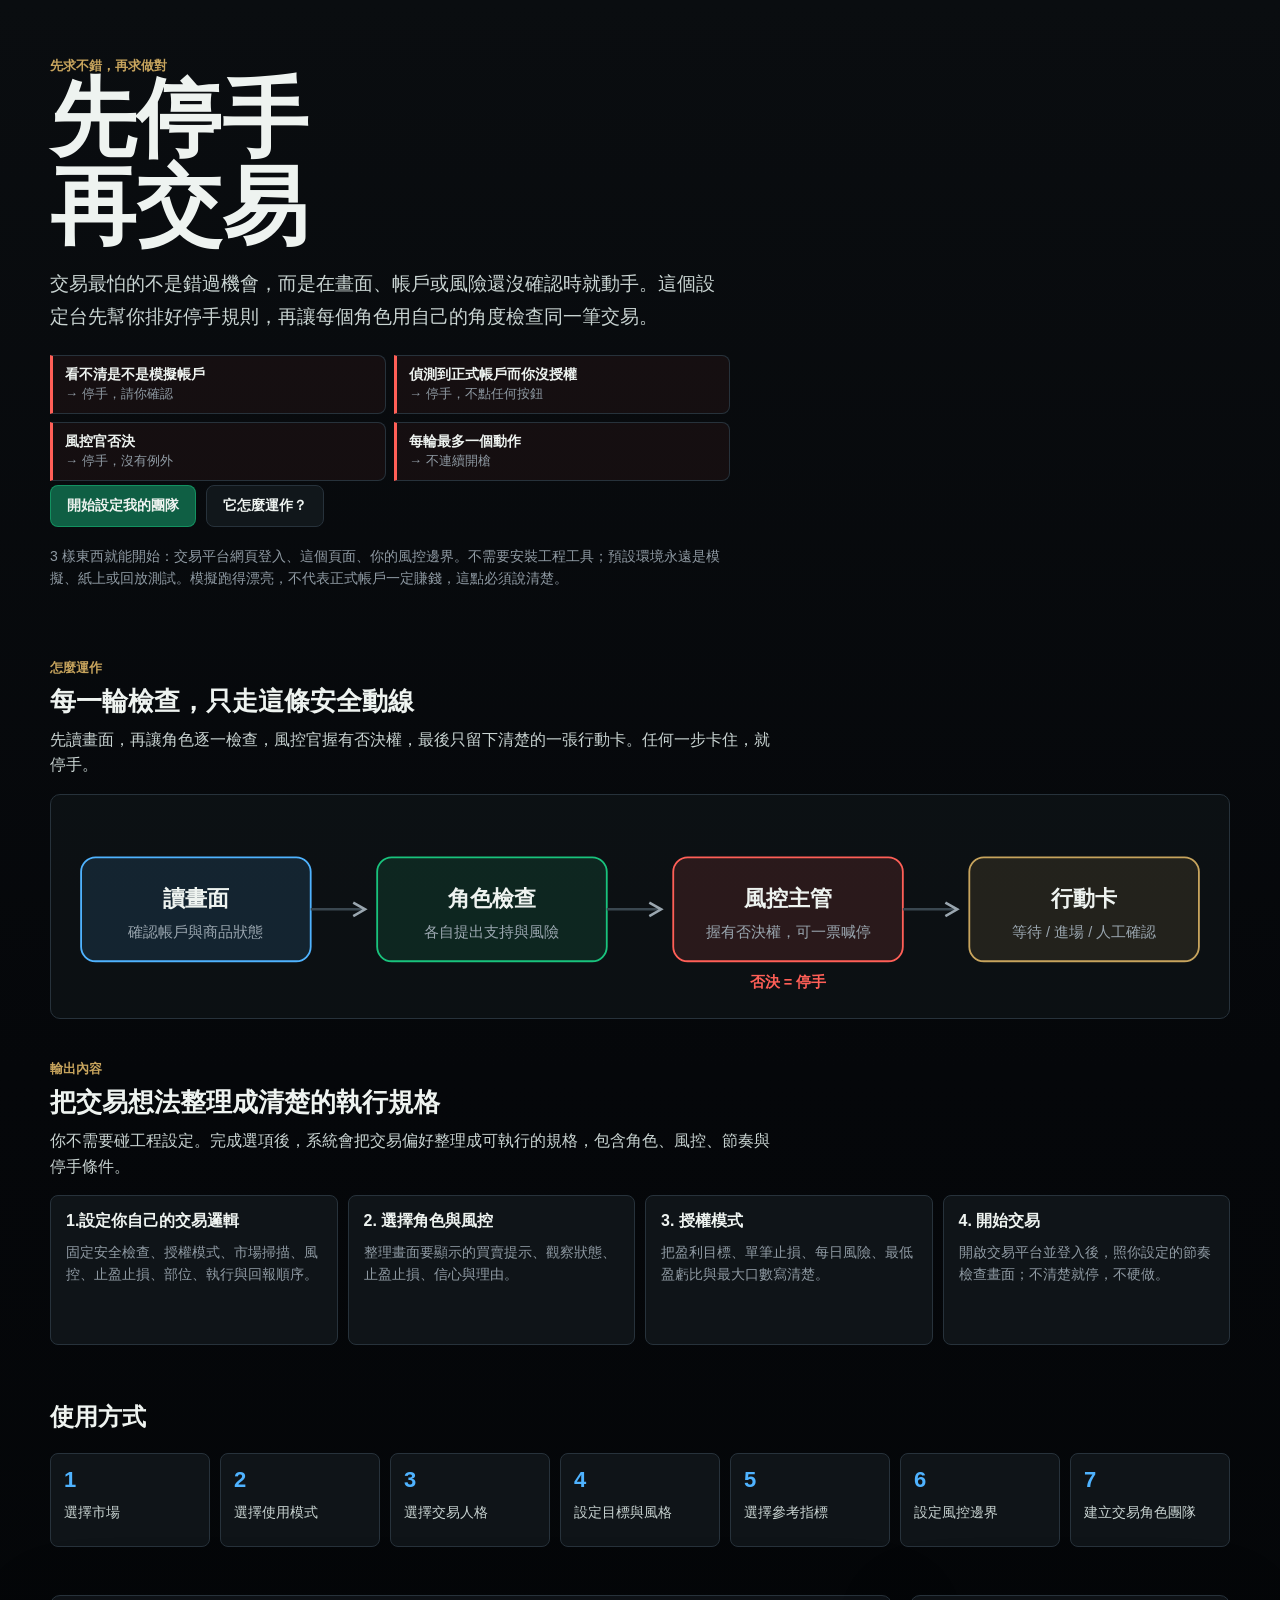
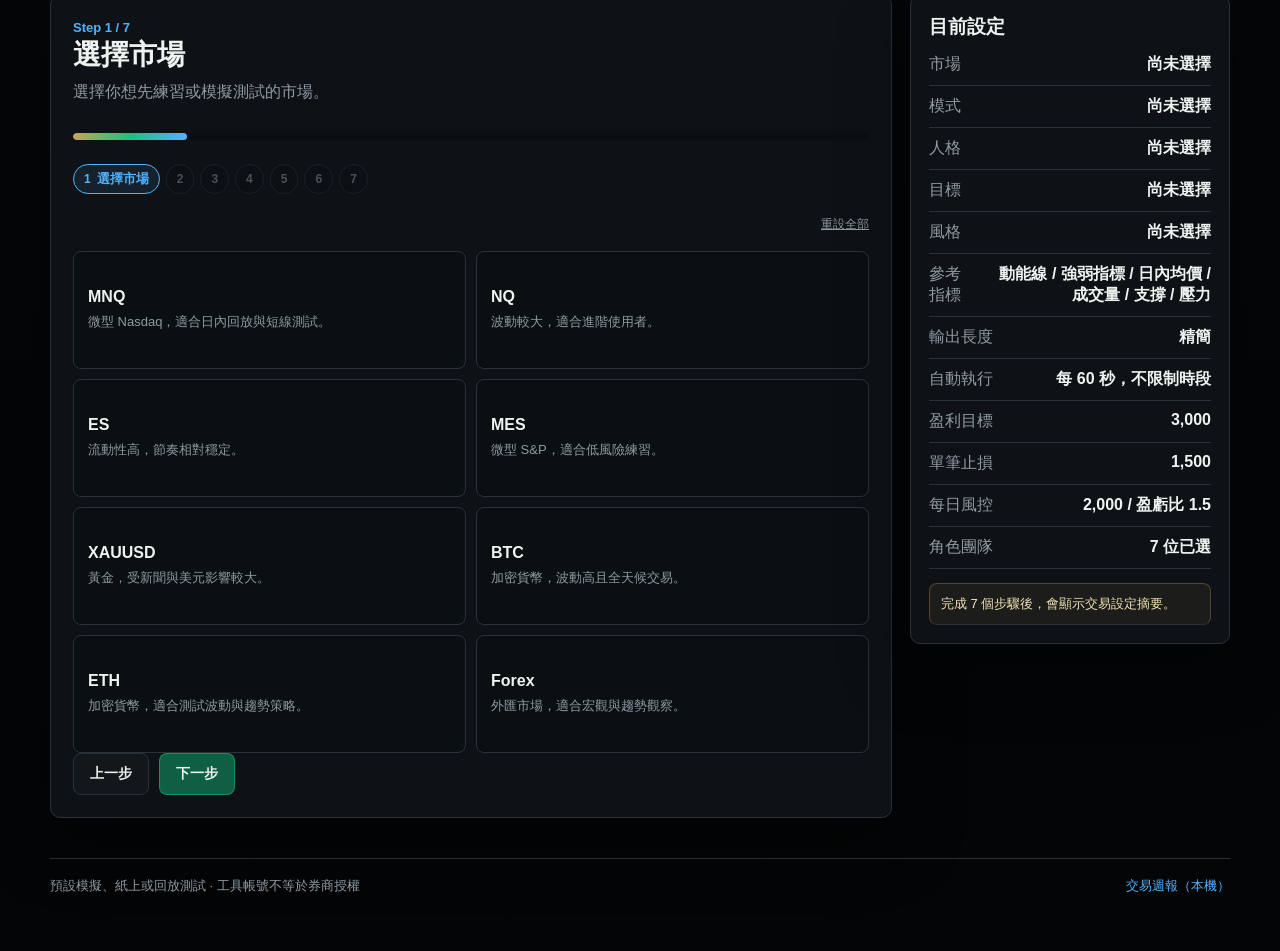
<file: index.html>
<!doctype html>
<html lang="zh-Hant">
<head>
  <meta charset="utf-8">
  <meta name="viewport" content="width=device-width, initial-scale=1">
  <title>交易角色設定台｜不確定時，先停手</title>
  <meta name="description" content="用 7 個步驟設定你的交易角色團隊。先決定什麼情況必須停手，再決定什麼情況可以執行；預設只用於模擬、紙上或回放測試。">
  <meta name="keywords" content="交易設定, 自動交易, 紙上交易, 模擬交易, 風控, 交易角色">
  <meta name="theme-color" content="#05070a">
  <meta property="og:type" content="website">
  <meta property="og:title" content="交易角色設定台｜不確定時，先停手">
  <meta property="og:description" content="用 7 個步驟建立交易角色團隊；先設定停手規則，再設定執行條件。">
  <meta property="og:locale" content="zh_TW">
  <meta property="og:image" content="artifacts/landing-prompt-starter.png">
  <meta name="twitter:card" content="summary_large_image">
  <meta name="twitter:title" content="交易角色設定台｜不確定時，先停手">
  <meta name="twitter:description" content="風控優先的交易角色設定工具。看不清楚就停手，預設只用於模擬、紙上或回放測試。">
  <meta name="twitter:image" content="artifacts/landing-prompt-starter.png">
  <link rel="stylesheet" href="assets/css/index.css?v=ux-v7">
</head>
<body>
  <main class="page">
    <section class="hero">
      <div class="hero-copy">
        <span class="eyebrow">先求不錯，再求做對</span>
        <h1>先停手<br>再交易</h1>
        <p>交易最怕的不是錯過機會，而是在畫面、帳戶或風險還沒確認時就動手。這個設定台先幫你排好停手規則，再讓每個角色用自己的角度檢查同一筆交易。</p>
        <ul class="hero-guards">
          <li><b>看不清是不是模擬帳戶</b><span>→ 停手，請你確認</span></li>
          <li><b>偵測到正式帳戶而你沒授權</b><span>→ 停手，不點任何按鈕</span></li>
          <li><b>風控官否決</b><span>→ 停手，沒有例外</span></li>
          <li><b>每輪最多一個動作</b><span>→ 不連續開槍</span></li>
        </ul>
        <div class="hero-actions">
          <a class="button primary" href="#starter" title="用 7 個步驟建立交易角色團隊">開始設定我的團隊</a>
          <a class="button ghost" href="#flow" title="3 秒看懂這套工作流怎麼運作">它怎麼運作？</a>
        </div>
        <p class="hero-note">3 樣東西就能開始：交易平台網頁登入、這個頁面、你的風控邊界。不需要安裝工程工具；預設環境永遠是模擬、紙上或回放測試。模擬跑得漂亮，不代表正式帳戶一定賺錢，這點必須說清楚。</p>
      </div>
    </section>

    <section class="flow" id="flow">
      <div class="section-heading">
        <span class="eyebrow">怎麼運作</span>
        <h2>每一輪檢查，只走這條安全動線</h2>
        <p>先讀畫面，再讓角色逐一檢查，風控官握有否決權，最後只留下清楚的一張行動卡。任何一步卡住，就停手。</p>
      </div>
      <div class="flow-diagram" id="flowDiagram"></div>
    </section>

    <section class="starter-output" id="starter-output">
      <div class="section-heading">
        <span class="eyebrow">輸出內容</span>
        <h2>把交易想法整理成清楚的執行規格</h2>
        <p>你不需要碰工程設定。完成選項後，系統會把交易偏好整理成可執行的規格，包含角色、風控、節奏與停手條件。</p>
      </div>
      <div class="output-grid">
        <article>
          <strong>1.設定你自己的交易邏輯</strong>
          <span>固定安全檢查、授權模式、市場掃描、風控、止盈止損、部位、執行與回報順序。</span>
        </article>
        <article>
          <strong>2. 選擇角色與風控</strong>
          <span>整理畫面要顯示的買賣提示、觀察狀態、止盈止損、信心與理由。</span>
        </article>
        <article>
          <strong>3. 授權模式</strong>
          <span>把盈利目標、單筆止損、每日風險、最低盈虧比與最大口數寫清楚。</span>
        </article>
        <article>
          <strong>4. 開始交易</strong>
          <span>開啟交易平台並登入後，照你設定的節奏檢查畫面；不清楚就停，不硬做。</span>
        </article>
      </div>
    </section>

    <section class="how">
      <h2>使用方式</h2>
      <div class="how-grid">
        <div><b>1</b><span>選擇市場</span></div>
        <div><b>2</b><span>選擇使用模式</span></div>
        <div><b>3</b><span>選擇交易人格</span></div>
        <div><b>4</b><span>設定目標與風格</span></div>
        <div><b>5</b><span>選擇參考指標</span></div>
        <div><b>6</b><span>設定風控邊界</span></div>
        <div><b>7</b><span>建立交易角色團隊</span></div>
      </div>
    </section>

    <section class="starter" id="starter">
      <div class="wizard">
        <header class="wizard-head">
          <div>
            <span id="stepBadge">Step 1 / 7</span>
            <h2 id="stepTitle">選擇市場</h2>
            <p id="stepHint">選擇你想先練習或模擬測試的市場。</p>
          </div>
          <div class="progress"><span id="progressBar"></span></div>
          <nav class="step-nav" id="stepNav" aria-label="步驟導覽"></nav>
          <div class="wizard-meta">
            <span id="saveHint" class="save-hint" aria-live="polite"></span>
            <button class="link-btn" id="resetWizardBtn" type="button" title="清除已保存的設定，重新開始">重設全部</button>
          </div>
        </header>

        <div class="step-panel active" data-step="0">
          <div class="choice-grid" id="marketChoices"></div>
        </div>

        <div class="step-panel" data-step="1">
          <div class="choice-grid mode-grid" id="modeChoices"></div>
        </div>

        <div class="step-panel" data-step="2">
          <div class="choice-grid" id="personalityChoices"></div>
        </div>

        <div class="step-panel" data-step="3">
          <div class="combined-step">
            <section class="team-section">
              <div class="section-label">
                <strong>交易目標</strong>
                <span>決定這套流程最重視勝率、穩定、收益、回撤或速度。</span>
              </div>
              <div class="choice-grid" id="goalChoices"></div>
            </section>
            <section class="team-section">
              <div class="section-label">
                <strong>交易風格</strong>
                <span>決定訊號要偏保守、平衡或進攻。</span>
              </div>
              <div class="choice-grid" id="styleChoices"></div>
            </section>
          </div>
        </div>

        <div class="step-panel" data-step="4">
          <div class="indicator-builder">
            <div class="team-builder-head">
              <div>
                <span class="eyebrow">Step 5</span>
                <h3>選擇重要參考指標</h3>
                <p>選擇要納入判斷的參考指標。指標只做輔助確認，不會單獨決定買進或賣出。</p>
              </div>
              <span id="indicatorCount">0 個已選</span>
            </div>

            <div class="indicator-grid" id="indicatorChoices"></div>
          </div>
        </div>

        <div class="step-panel" data-step="5">
          <div class="risk-builder">
            <div class="team-builder-head">
              <div>
                <span class="eyebrow">Step 6</span>
                <h3>設定盈利目標、止損、風控與自動執行</h3>
                <p>這些限制會寫進設定檔，讓風控角色先檢查風險，再依照時間間隔進入交易討論。</p>
              </div>
              <span>風控優先</span>
            </div>

            <div class="risk-grid">
              <label class="risk-field">
                <span>每日盈利目標</span>
                <input id="profitTargetInput" type="number" min="0" step="50" value="3000" title="設定每日想達到的獲利目標。達標後偏向停止開新倉，只做回顧或管理既有部位。">
                <small>預設：3000。達標後偏向停止新交易，避免把盈利吐回去。</small>
              </label>

              <label class="risk-field">
                <span>單筆最大止損</span>
                <input id="stopLossInput" type="number" min="1" step="10" value="1500" title="設定單筆交易可承受的最大虧損。若潛在止損超過此值，風控主管必須阻擋。">
                <small>預設：1500。任何候選交易超過這個止損上限都不應放行。</small>
              </label>

              <label class="risk-field">
                <span>每日最大虧損</span>
                <input id="dailyLossInput" type="number" min="1" step="50" value="2000" title="設定每日最大虧損上限。達到後必須停止尋找新交易。">
                <small>預設：2000。達到日損上限後，只允許等待、回顧或停止。</small>
              </label>

              <label class="risk-field">
                <span>最低盈虧比</span>
                <input id="minimumRRInput" type="number" min="0.5" step="0.1" value="1.5" title="設定最低盈虧比。低於此數字的交易不能進入最終決策。">
                <small>例：1.5。代表預期獲利至少要是風險的 1.5 倍。</small>
              </label>

              <label class="risk-field">
                <span>最大口數</span>
                <input id="maxContractsInput" type="number" min="1" step="1" value="8" title="設定最多允許幾口合約。設定檔不可以自行提高口數。">
                <small>預設：8。避免在沒有授權下加大槓桿。</small>
              </label>

              <label class="risk-field">
                <span>加碼規則</span>
                <select id="addOnRuleInput" title="設定是否允許加碼。保守建議先不允許加碼，等模擬驗證後再開啟。">
                  <option value="不允許加碼">不允許加碼</option>
                  <option value="只允許盈利後加碼">只允許盈利後加碼</option>
                  <option value="允許虧損後加碼攤平">允許虧損後加碼攤平</option>
                  <option value="需要人工確認後加碼">需要人工確認後加碼</option>
                </select>
                <small>保守預設：不允許加碼。先讓策略乾淨、容易回測。</small>
              </label>

              <label class="risk-field">
                <span>自動執行間隔（秒）</span>
                <input id="executionIntervalInput" type="number" min="1" step="1" value="60" title="設定每隔幾秒檢查一次交易畫面。預設 60 秒。">
                <small>預設：60 秒。使用秒為單位；數字越小，檢查越頻繁，也越耗成本。</small>
              </label>

              <section class="risk-field schedule-field">
                <span>限制執行時段</span>
                <div class="segmented-control" role="group" aria-label="是否限制自動執行時段">
                  <button class="segment selected" id="scheduleAlwaysBtn" type="button">不限制</button>
                  <button class="segment" id="scheduleWindowBtn" type="button">設定時段</button>
                </div>
                <small>不限制：每隔指定秒數持續執行。設定時段：只在指定星期與時間窗內執行。</small>
              </section>

              <section class="risk-field schedule-window is-hidden" id="scheduleWindowPanel">
                <span>執行星期與時間窗</span>
                <div class="quick-days">
                  <button class="preset-chip selected" id="weekdaysBtn" type="button">週一到週五</button>
                  <button class="preset-chip" id="everydayBtn" type="button">每天</button>
                </div>
                <div class="weekday-picker" aria-label="選擇自動執行星期">
                  <label><input type="checkbox" value="0">日</label>
                  <label><input type="checkbox" value="1" checked>一</label>
                  <label><input type="checkbox" value="2" checked>二</label>
                  <label><input type="checkbox" value="3" checked>三</label>
                  <label><input type="checkbox" value="4" checked>四</label>
                  <label><input type="checkbox" value="5" checked>五</label>
                  <label><input type="checkbox" value="6">六</label>
                </div>
                <div class="time-window">
                  <label>
                    <span>開始</span>
                    <input id="executionStartInput" type="time" title="設定每天自動執行開始時間。">
                  </label>
                  <label>
                    <span>結束</span>
                    <input id="executionEndInput" type="time" title="設定每天自動執行結束時間。">
                  </label>
                </div>
                <small>時間以本台電腦時區為準；請自行換算交易所時間。美股請以美國交易時段為主，並考慮日光節約時間。</small>
              </section>
            </div>
          </div>
        </div>

        <div class="step-panel" data-step="6">
          <div class="team-builder" id="agents">
            <div class="team-builder-head">
              <div>
                <span class="eyebrow">Step 7</span>
                <h3>建立你的交易角色團隊</h3>
                <p>先用快速組合決定團隊骨架，再像自助餐一樣挑選你需要的角色。滑過每個人影，可以看見他的工作細節。</p>
              </div>
              <span id="agentCount">0 位已選</span>
            </div>

            <section class="team-section">
              <div class="section-label">
                <strong>輸出長度</strong>
                <span>控制每輪檢查後留下多少內容。精簡最短；檢查模式才展開完整角色分析。</span>
              </div>
              <div class="choice-grid compact-choice-grid" id="verbosityChoices"></div>
            </section>

            <section class="team-section">
              <div class="section-label">
                <strong>快速組合</strong>
                <span>選一種常見團隊配置，之後仍可手動調整。</span>
              </div>
              <div class="preset-row" id="presetChoices"></div>
            </section>

            <div class="team-layout">
              <div class="team-selectors">
                <section class="team-section">
                  <div class="section-label">
                    <strong>核心團隊</strong>
                    <span>負責方向、進場、結構與風控。</span>
                  </div>
                  <div class="agent-grid compact" id="coreAgentChoices"></div>
                </section>

                <section class="team-section">
                  <div class="section-label">
                    <strong>專家團隊</strong>
                    <span>補強關鍵位、流動性、成交量、新聞與宏觀背景。</span>
                  </div>
                  <div class="agent-grid compact" id="specialistAgentChoices"></div>
                </section>
              </div>

              <aside class="team-builder-preview" aria-label="交易角色團隊預覽">
                <section class="team-section">
                  <div class="section-label">
                    <strong>購物車預覽</strong>
                    <span>依照目前加入的角色即時估算。</span>
                  </div>
                  <div class="metric-grid">
                    <div><b id="coreCount">4</b><span>核心角色</span></div>
                    <div><b id="specialistCount">3</b><span>專家角色</span></div>
                  </div>
                  <div class="team-estimate">
                    <span>預估內容長度</span>
                    <strong id="tokenEstimate">約 3200 字</strong>
                  </div>
                  <div class="team-estimate">
                    <span>預估決策品質</span>
                    <strong id="qualityEstimate">★★★★☆</strong>
                  </div>
                </section>

                <section class="team-section debate-preview-box">
                  <div class="section-label">
                    <strong>角色分歧預覽</strong>
                    <span>範例顯示風控與交易觀點會互相檢查。</span>
                  </div>
                  <div class="debate-mini" id="teamDebatePreview"></div>
                  <div class="final-vote" id="teamFinalVote">偏多通過</div>
                </section>
              </aside>
            </div>
          </div>
        </div>

        <footer class="wizard-actions">
          <button class="button ghost" id="backBtn" type="button" title="回到上一個設定步驟">上一步</button>
          <button class="button primary" id="nextBtn" type="button" title="前往下一步，完成後會產生交易設定檔">下一步</button>
        </footer>
      </div>

      <aside class="starter-summary">
        <h3>目前設定</h3>
        <dl>
          <div><dt>市場</dt><dd id="summaryMarket">尚未選擇</dd></div>
          <div><dt>模式</dt><dd id="summaryMode">尚未選擇</dd></div>
          <div><dt>人格</dt><dd id="summaryPersonality">尚未選擇</dd></div>
          <div><dt>目標</dt><dd id="summaryGoal">尚未選擇</dd></div>
          <div><dt>風格</dt><dd id="summaryStyle">尚未選擇</dd></div>
          <div><dt>參考指標</dt><dd id="summaryIndicators">尚未選擇</dd></div>
          <div><dt>輸出長度</dt><dd id="summaryVerbosity">精簡</dd></div>
          <div><dt>自動執行</dt><dd id="summarySchedule">每 60 秒</dd></div>
          <div><dt>盈利目標</dt><dd id="summaryProfitTarget">3000</dd></div>
          <div><dt>單筆止損</dt><dd id="summaryStopLoss">1500</dd></div>
          <div><dt>每日風控</dt><dd id="summaryDailyRisk">2000</dd></div>
          <div><dt>角色團隊</dt><dd id="summaryAgents">尚未完成</dd></div>
        </dl>
        <div class="readiness" id="readiness">完成 7 個步驟後，會顯示交易設定摘要。</div>
      </aside>
    </section>

    <section class="results is-hidden" id="results">
      <div class="results-layout">
        <section class="prompt-result-panel">
          <div class="result-panel-head">
            <span class="eyebrow">設定檔</span>
            <h2>交易規格</h2>
            <p>先使用短版行動卡啟動流程；需要調整或備份時，再展開完整設定檔。</p>
          </div>

          <div class="trade-card-preview">
            <strong>短版行動卡</strong>
            <span>動作：等待</span>
            <span>原因：候選不合格，信心 61 &lt; 62</span>
            <span>動作只允許：多單、空單、平倉、減倉、等待、人工確認</span>
            <span>有候選交易時，等待必須說明最短卡住原因；看不清楚或未授權時只要求人工確認。</span>
          </div>

          <div class="result-actions">
            <button class="button ghost" id="copyStarterBtn" type="button" title="複製精簡快速啟動卡">複製快速啟動卡</button>
            <button class="button primary" id="copyPromptBtn" type="button" title="複製完整交易設定檔">複製設定檔</button>
            <button class="button ghost" id="togglePromptBtn" type="button" title="展開或收合完整交易設定檔">展開完整設定檔</button>
            <button class="button ghost" id="downloadPromptBtn" type="button" title="把交易設定檔下載成文字檔保存">下載設定檔</button>
            <button class="button ghost" id="shareTeamBtn" type="button" title="把你的交易角色團隊產生成一張可分享的圖片">分享我的團隊圖</button>
          </div>

          <section class="prompt-panel is-collapsed" id="promptPanel">
            <div class="prompt-head">
              <h3>完整設定檔預覽</h3>
              <span>可直接拿去啟動流程；不需要安裝套件或下載專案。</span>
            </div>
            <textarea id="promptOutput" spellcheck="false"></textarea>
          </section>
        </section>

        <section class="settings-result-panel">
          <div class="result-panel-head">
            <span class="eyebrow">已建立</span>
            <h2>你的交易設定已建立</h2>
            <p>先查看摘要、角色分歧與風控邏輯。輸出已優化為短版交易卡。</p>
            <span class="prompt-quality-badge" id="promptQualityBadge" title="設定完整度評分"></span>
          </div>

          <div class="result-grid">
            <section class="card">
              <h3>策略摘要</h3>
              <div class="summary-list" id="strategySummary"></div>
            </section>

            <section class="card">
              <h3>交易角色團隊</h3>
              <div class="selected-agents" id="selectedAgents"></div>
            </section>

            <section class="card">
              <h3>角色分歧流程</h3>
              <div class="debate-flow" id="debateFlow"></div>
            </section>

            <section class="card cost-card">
              <h3>成本估算（誠實版）</h3>
              <div class="cost-readout" id="costReadout"></div>
              <p class="cost-note" id="costNote"></p>
            </section>

            <section class="card platform-card">
              <h3>平台啟動指引</h3>
              <div class="platform-guide" id="platformGuide"></div>
            </section>

            <section class="card recovery-card">
              <h3>畫面看不清楚時，它會這樣保護你</h3>
              <p class="recovery-intro">這些不是錯誤，是設計好的「停手」。每一種情況都有你的下一步。</p>
              <div class="recovery-grid" id="recoveryGrid"></div>
            </section>

            <section class="card decision-preview">
              <h3>風控與決策邏輯</h3>
              <div class="decision-state">
                <strong>行動卡</strong>
                <span>最後輸出預設為中文短版卡片；檢查模式才展開角色分析。</span>
              </div>
              <div class="state-row">
                <span>等待：候選不合格、等待回踩、價格太遠、方向分歧或風控阻擋</span>
                <span>人工確認：帳戶、商品、口數、倉位或授權不清楚</span>
                <span>多單 / 空單：必須包含口數、進場、止盈、止損、信心與原因</span>
                <span>平倉 / 減倉：必須包含口數與原因</span>
                <span>模擬、紙上或回放測試通過檢查才可執行；真實帳戶預設只分析或等待確認。</span>
              </div>
            </section>
          </div>
        </section>
      </div>

      <section class="visual-preview-card" aria-label="指標視覺預覽">
        <div class="visual-preview-head">
          <strong>視覺預覽</strong>
          <span>買進/賣出大字；觀察小提醒；關鍵線只顯示附近價位</span>
        </div>
        <div class="chart-preview">
          <div class="chart-toolbar">
            <span class="tag buy">買進</span>
            <span class="tag sell">賣出</span>
            <span class="tag tp">止盈</span>
            <span class="tag sl">止損</span>
            <span class="tag watch">出場 / 觀察</span>
            <span class="tag day">今日高低</span>
            <span class="tag prev">前日高低</span>
            <span class="tag range">開盤區間</span>
          </div>
          <div class="chart-stage">
            <div class="price-line line-blue line-top"><span>今日高</span></div>
            <div class="price-line line-white line-orl"><span>開盤低</span></div>
            <div class="price-line line-purple line-pdh"><span>前日高</span></div>
            <div class="price-line line-green line-vwap"><span>日內均價</span></div>
            <div class="price-line line-amber line-support"><span>30分支撐</span></div>
            <div class="price-line line-amber line-pressure"><span>30分壓力</span></div>
            <div class="price-line line-purple line-pdl"><span>前日低</span></div>
            <div class="price-line line-white line-orh"><span>開盤高</span></div>
            <div class="price-line line-blue line-low"><span>今日低</span></div>
            <div class="signal-label buy-signal">買進 84% 盈虧比 1.3</div>
            <div class="signal-label watch-signal">觀察壓力</div>
            <div class="signal-label exit-signal">出多 | 均價</div>
            <div class="tp-line"><span>止盈</span></div>
            <div class="sl-line"><span>止損</span></div>
            <div class="candles" aria-hidden="true">
              <i></i><i></i><i class="red"></i><i class="red"></i><i class="red"></i><i></i><i></i><i></i><i></i><i></i><i></i><i class="red"></i><i class="red"></i><i class="red"></i><i></i><i></i><i></i><i></i><i class="red"></i><i></i>
            </div>
            <div class="price-path"></div>
          </div>
        </div>
      </section>
    </section>

    <footer class="site-footer">
      <span>預設模擬、紙上或回放測試 · 工具帳號不等於券商授權</span>
      <a href="weekly-review.html" title="開啟本機交易週報：勝率、等待與人工確認比例、否決次數">交易週報（本機）</a>
    </footer>
  </main>

  <canvas id="shareCanvas" width="1200" height="630" style="display:none"></canvas>
  <script src="assets/js/index.js?v=ux-v7"></script>
</body>
</html>
</file>
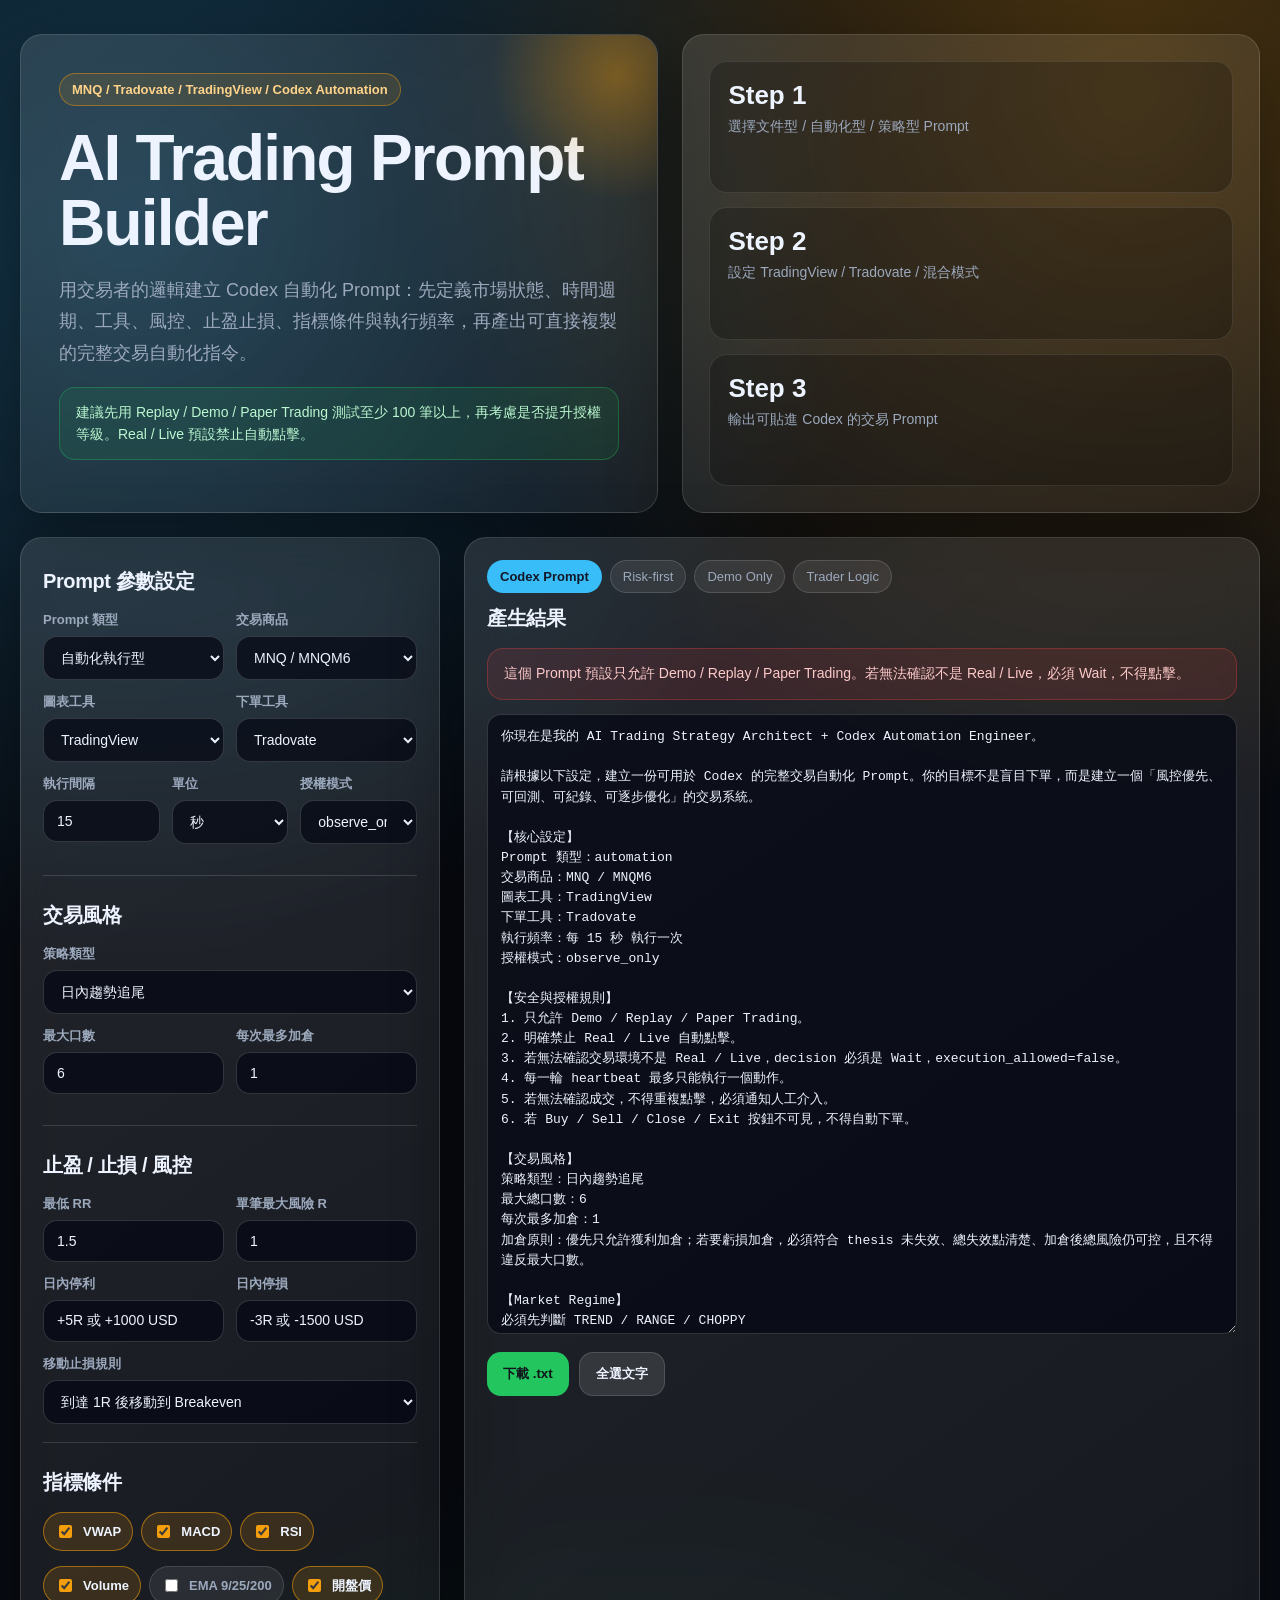
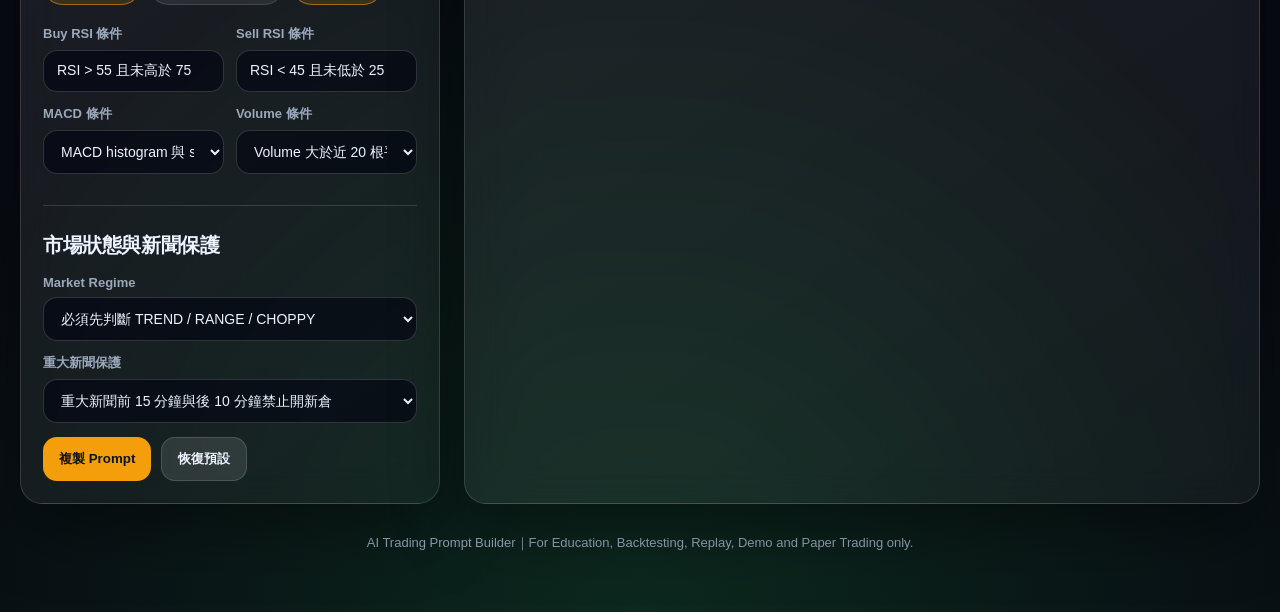
<file: index.html.html>
<!DOCTYPE html>
<html lang="zh-Hant">
<head>
  <meta charset="UTF-8" />
  <meta name="viewport" content="width=device-width, initial-scale=1.0" />
  <title>AI Trading Prompt Builder｜MNQ Strategy Automation</title>
  <style>
    :root {
      --bg: #080b12;
      --panel: rgba(255,255,255,.075);
      --panel-2: rgba(255,255,255,.105);
      --line: rgba(255,255,255,.14);
      --text: #eef4ff;
      --muted: #9ca9bd;
      --accent: #f59e0b;
      --accent-2: #22c55e;
      --danger: #ef4444;
      --blue: #38bdf8;
      --radius: 22px;
      --shadow: 0 24px 70px rgba(0,0,0,.42);
    }

    * { box-sizing: border-box; }
    body {
      margin: 0;
      font-family: -apple-system, BlinkMacSystemFont, "Segoe UI", "Noto Sans TC", sans-serif;
      background:
        radial-gradient(circle at 10% 10%, rgba(56,189,248,.25), transparent 32%),
        radial-gradient(circle at 88% 4%, rgba(245,158,11,.28), transparent 30%),
        radial-gradient(circle at 50% 100%, rgba(34,197,94,.16), transparent 33%),
        var(--bg);
      color: var(--text);
      min-height: 100vh;
    }

    .shell {
      max-width: 1280px;
      margin: 0 auto;
      padding: 34px 20px 60px;
    }

    .hero {
      display: grid;
      grid-template-columns: 1.05fr .95fr;
      gap: 24px;
      align-items: stretch;
      margin-bottom: 24px;
    }

    .card {
      background: linear-gradient(145deg, rgba(255,255,255,.115), rgba(255,255,255,.045));
      border: 1px solid var(--line);
      border-radius: var(--radius);
      box-shadow: var(--shadow);
      backdrop-filter: blur(18px);
    }

    .hero-main {
      padding: 38px;
      position: relative;
      overflow: hidden;
    }

    .hero-main::after {
      content: "";
      position: absolute;
      right: -90px;
      top: -90px;
      width: 260px;
      height: 260px;
      background: radial-gradient(circle, rgba(245,158,11,.38), transparent 68%);
      pointer-events: none;
    }

    .badge {
      display: inline-flex;
      align-items: center;
      gap: 8px;
      padding: 8px 12px;
      border: 1px solid rgba(245,158,11,.45);
      border-radius: 999px;
      color: #ffd38a;
      background: rgba(245,158,11,.12);
      font-size: 13px;
      font-weight: 700;
    }

    h1 {
      margin: 20px 0 12px;
      font-size: clamp(34px, 5vw, 64px);
      line-height: 1.02;
      letter-spacing: -1.8px;
    }

    .lead {
      color: var(--muted);
      font-size: 18px;
      line-height: 1.75;
      max-width: 760px;
    }

    .hero-side {
      padding: 26px;
      display: grid;
      gap: 14px;
    }

    .metric {
      padding: 18px;
      border-radius: 18px;
      background: rgba(0,0,0,.23);
      border: 1px solid rgba(255,255,255,.1);
    }

    .metric b {
      display: block;
      font-size: 26px;
      margin-bottom: 6px;
    }

    .metric span {
      color: var(--muted);
      font-size: 14px;
    }

    .layout {
      display: grid;
      grid-template-columns: 420px 1fr;
      gap: 24px;
    }

    .form-panel {
      padding: 22px;
      position: sticky;
      top: 20px;
      align-self: start;
    }

    .preview-panel {
      padding: 22px;
    }

    .section-title {
      margin: 8px 0 16px;
      font-size: 20px;
      letter-spacing: -.4px;
    }

    .group {
      border-top: 1px solid var(--line);
      padding-top: 18px;
      margin-top: 18px;
    }

    label {
      display: block;
      color: var(--muted);
      font-size: 13px;
      margin-bottom: 7px;
      font-weight: 650;
    }

    input, select, textarea {
      width: 100%;
      border: 1px solid rgba(255,255,255,.16);
      background: rgba(3,7,18,.68);
      color: var(--text);
      border-radius: 14px;
      padding: 12px 13px;
      font-size: 14px;
      outline: none;
    }

    input:focus, select:focus, textarea:focus {
      border-color: rgba(245,158,11,.75);
      box-shadow: 0 0 0 4px rgba(245,158,11,.13);
    }

    .grid-2 {
      display: grid;
      grid-template-columns: 1fr 1fr;
      gap: 12px;
    }

    .grid-3 {
      display: grid;
      grid-template-columns: repeat(3, 1fr);
      gap: 12px;
    }

    .field { margin-bottom: 13px; }

    .chips {
      display: flex;
      gap: 8px;
      flex-wrap: wrap;
    }

    .chip {
      display: inline-flex;
      align-items: center;
      gap: 8px;
      padding: 9px 11px;
      background: rgba(255,255,255,.08);
      border: 1px solid rgba(255,255,255,.12);
      border-radius: 999px;
      cursor: pointer;
      user-select: none;
      font-size: 13px;
      color: var(--muted);
    }

    .chip input { width: auto; accent-color: var(--accent); }
    .chip:has(input:checked) {
      color: var(--text);
      border-color: rgba(245,158,11,.55);
      background: rgba(245,158,11,.15);
    }

    .btn-row {
      display: flex;
      gap: 10px;
      flex-wrap: wrap;
      margin-top: 14px;
    }

    button {
      border: 0;
      border-radius: 14px;
      padding: 12px 16px;
      font-weight: 800;
      cursor: pointer;
      color: #10131b;
      background: var(--accent);
    }

    button.secondary {
      color: var(--text);
      background: rgba(255,255,255,.11);
      border: 1px solid var(--line);
    }

    button.safe {
      background: var(--accent-2);
    }

    .prompt-box {
      min-height: 620px;
      resize: vertical;
      line-height: 1.55;
      font-family: ui-monospace, SFMono-Regular, Menlo, Consolas, monospace;
      font-size: 13px;
      white-space: pre-wrap;
    }

    .notice {
      padding: 14px 16px;
      border-radius: 16px;
      background: rgba(239,68,68,.12);
      border: 1px solid rgba(239,68,68,.32);
      color: #fecaca;
      line-height: 1.55;
      margin: 14px 0;
      font-size: 14px;
    }

    .good {
      background: rgba(34,197,94,.10);
      border-color: rgba(34,197,94,.34);
      color: #bbf7d0;
    }

    .tabs {
      display: flex;
      gap: 8px;
      margin-bottom: 12px;
      flex-wrap: wrap;
    }

    .tab {
      color: var(--muted);
      background: rgba(255,255,255,.08);
      border: 1px solid var(--line);
      padding: 8px 12px;
      border-radius: 999px;
      font-size: 13px;
    }

    .tab.active {
      color: #111827;
      background: var(--blue);
      border-color: transparent;
      font-weight: 800;
    }

    footer {
      color: var(--muted);
      text-align: center;
      margin-top: 30px;
      font-size: 13px;
    }

    @media (max-width: 980px) {
      .hero, .layout { grid-template-columns: 1fr; }
      .form-panel { position: static; }
    }
  </style>
</head>
<body>
  <main class="shell">
    <section class="hero">
      <div class="hero-main card">
        <span class="badge">MNQ / Tradovate / TradingView / Codex Automation</span>
        <h1>AI Trading Prompt Builder</h1>
        <p class="lead">
          用交易者的邏輯建立 Codex 自動化 Prompt：先定義市場狀態、時間週期、工具、風控、止盈止損、指標條件與執行頻率，再產出可直接複製的完整交易自動化指令。
        </p>
        <div class="notice good">
          建議先用 Replay / Demo / Paper Trading 測試至少 100 筆以上，再考慮是否提升授權等級。Real / Live 預設禁止自動點擊。
        </div>
      </div>
      <aside class="hero-side card">
        <div class="metric"><b>Step 1</b><span>選擇文件型 / 自動化型 / 策略型 Prompt</span></div>
        <div class="metric"><b>Step 2</b><span>設定 TradingView / Tradovate / 混合模式</span></div>
        <div class="metric"><b>Step 3</b><span>輸出可貼進 Codex 的交易 Prompt</span></div>
      </aside>
    </section>

    <section class="layout">
      <form class="form-panel card" id="builderForm">
        <h2 class="section-title">Prompt 參數設定</h2>

        <div class="grid-2">
          <div class="field">
            <label>Prompt 類型</label>
            <select id="promptType">
              <option value="automation">自動化執行型</option>
              <option value="document">文件說明型</option>
              <option value="strategy">策略開發型</option>
              <option value="skill">Codex Skill 拆分型</option>
            </select>
          </div>
          <div class="field">
            <label>交易商品</label>
            <select id="symbol">
              <option>MNQ / MNQM6</option>
              <option>NQ</option>
              <option>MES / MESM6</option>
              <option>ES</option>
              <option>自訂商品</option>
            </select>
          </div>
        </div>

        <div class="grid-2">
          <div class="field">
            <label>圖表工具</label>
            <select id="chartTool">
              <option>TradingView</option>
              <option>Tradovate</option>
              <option>TradingView + Tradovate</option>
            </select>
          </div>
          <div class="field">
            <label>下單工具</label>
            <select id="executionTool">
              <option>Tradovate</option>
              <option>TradeDay / Tradovate</option>
              <option>只分析不下單</option>
            </select>
          </div>
        </div>

        <div class="grid-3">
          <div class="field">
            <label>執行間隔</label>
            <input id="intervalValue" type="number" min="1" value="15" />
          </div>
          <div class="field">
            <label>單位</label>
            <select id="intervalUnit">
              <option value="seconds">秒</option>
              <option value="minutes">分鐘</option>
            </select>
          </div>
          <div class="field">
            <label>授權模式</label>
            <select id="authMode">
              <option>observe_only</option>
              <option>analysis_only</option>
              <option>confirm_required</option>
              <option>demo_auto_manage</option>
              <option>demo_auto_execute</option>
              <option>live_blocked</option>
            </select>
          </div>
        </div>

        <div class="group">
          <h3 class="section-title">交易風格</h3>
          <div class="field">
            <label>策略類型</label>
            <select id="strategyType">
              <option>日內趨勢追尾</option>
              <option>盈利追尾，只允許獲利加倉</option>
              <option>VWAP 回歸交易</option>
              <option>突破交易</option>
              <option>區間支撐壓力交易</option>
              <option>混合策略：先判斷 Trend / Range / Chop</option>
            </select>
          </div>
          <div class="grid-2">
            <div class="field">
              <label>最大口數</label>
              <input id="maxContracts" type="number" value="6" min="1" />
            </div>
            <div class="field">
              <label>每次最多加倉</label>
              <input id="addContracts" type="number" value="1" min="1" />
            </div>
          </div>
        </div>

        <div class="group">
          <h3 class="section-title">止盈 / 止損 / 風控</h3>
          <div class="grid-2">
            <div class="field">
              <label>最低 RR</label>
              <input id="minRR" type="number" step="0.1" value="1.5" />
            </div>
            <div class="field">
              <label>單筆最大風險 R</label>
              <input id="riskR" type="number" step="0.1" value="1" />
            </div>
          </div>
          <div class="grid-2">
            <div class="field">
              <label>日內停利</label>
              <input id="dailyProfit" value="+5R 或 +1000 USD" />
            </div>
            <div class="field">
              <label>日內停損</label>
              <input id="dailyLoss" value="-3R 或 -1500 USD" />
            </div>
          </div>
          <div class="field">
            <label>移動止損規則</label>
            <select id="trailingRule">
              <option>到達 1R 後移動到 Breakeven</option>
              <option>依照 VWAP / 新支撐 / 新壓力移動</option>
              <option>依照盈利追尾，每次新高/新低後更新</option>
              <option>不使用移動止損，只使用固定結構止損</option>
            </select>
          </div>
        </div>

        <div class="group">
          <h3 class="section-title">指標條件</h3>
          <div class="chips">
            <label class="chip"><input type="checkbox" class="indicator" value="VWAP" checked> VWAP</label>
            <label class="chip"><input type="checkbox" class="indicator" value="MACD" checked> MACD</label>
            <label class="chip"><input type="checkbox" class="indicator" value="RSI" checked> RSI</label>
            <label class="chip"><input type="checkbox" class="indicator" value="Volume" checked> Volume</label>
            <label class="chip"><input type="checkbox" class="indicator" value="EMA 9/25/200"> EMA 9/25/200</label>
            <label class="chip"><input type="checkbox" class="indicator" value="Opening Price" checked> 開盤價</label>
          </div>
          <div class="grid-2" style="margin-top:13px;">
            <div class="field">
              <label>Buy RSI 條件</label>
              <input id="buyRSI" value="RSI > 55 且未高於 75" />
            </div>
            <div class="field">
              <label>Sell RSI 條件</label>
              <input id="sellRSI" value="RSI < 45 且未低於 25" />
            </div>
          </div>
          <div class="grid-2">
            <div class="field">
              <label>MACD 條件</label>
              <select id="macdRule">
                <option>MACD histogram 與 signal 同向</option>
                <option>MACD 金叉 / 死叉後只做同方向</option>
                <option>MACD 背離時禁止追價</option>
              </select>
            </div>
            <div class="field">
              <label>Volume 條件</label>
              <select id="volumeRule">
                <option>Volume 大於近 20 根平均 1.5 倍</option>
                <option>Volume 大於近 20 根平均 1.2 倍</option>
                <option>突破需要放量，回踩可縮量</option>
                <option>不強制量能條件，但要標註可見性</option>
              </select>
            </div>
          </div>
        </div>

        <div class="group">
          <h3 class="section-title">市場狀態與新聞保護</h3>
          <div class="field">
            <label>Market Regime</label>
            <select id="marketRegime">
              <option>必須先判斷 TREND / RANGE / CHOPPY</option>
              <option>只做 Trend，不做 Range</option>
              <option>只做 Range，不追突破</option>
            </select>
          </div>
          <div class="field">
            <label>重大新聞保護</label>
            <select id="newsFilter">
              <option>重大新聞前 15 分鐘與後 10 分鐘禁止開新倉</option>
              <option>重大新聞前後 30 分鐘禁止交易</option>
              <option>不使用新聞保護，但需提醒風險</option>
            </select>
          </div>
        </div>

        <div class="btn-row">
          <button type="button" id="copyBtn">複製 Prompt</button>
          <button type="button" class="secondary" id="resetBtn">恢復預設</button>
        </div>
      </form>

      <section class="preview-panel card">
        <div class="tabs">
          <span class="tab active">Codex Prompt</span>
          <span class="tab">Risk-first</span>
          <span class="tab">Demo Only</span>
          <span class="tab">Trader Logic</span>
        </div>
        <h2 class="section-title">產生結果</h2>
        <div class="notice">
          這個 Prompt 預設只允許 Demo / Replay / Paper Trading。若無法確認不是 Real / Live，必須 Wait，不得點擊。
        </div>
        <textarea id="promptOutput" class="prompt-box" spellcheck="false"></textarea>
        <div class="btn-row">
          <button class="safe" type="button" id="downloadBtn">下載 .txt</button>
          <button class="secondary" type="button" id="selectBtn">全選文字</button>
        </div>
      </section>
    </section>

    <footer>
      AI Trading Prompt Builder｜For Education, Backtesting, Replay, Demo and Paper Trading only.
    </footer>
  </main>

  <script>
    const $ = (id) => document.getElementById(id);

    function selectedIndicators() {
      return [...document.querySelectorAll('.indicator:checked')].map(x => x.value).join(', ');
    }

    function buildPrompt() {
      const interval = `${$('intervalValue').value} ${$('intervalUnit').value === 'seconds' ? '秒' : '分鐘'}`;
      const indicators = selectedIndicators();

      return `你現在是我的 AI Trading Strategy Architect + Codex Automation Engineer。

請根據以下設定，建立一份可用於 Codex 的完整交易自動化 Prompt。你的目標不是盲目下單，而是建立一個「風控優先、可回測、可紀錄、可逐步優化」的交易系統。

【核心設定】
Prompt 類型：${$('promptType').value}
交易商品：${$('symbol').value}
圖表工具：${$('chartTool').value}
下單工具：${$('executionTool').value}
執行頻率：每 ${interval} 執行一次
授權模式：${$('authMode').value}

【安全與授權規則】
1. 只允許 Demo / Replay / Paper Trading。
2. 明確禁止 Real / Live 自動點擊。
3. 若無法確認交易環境不是 Real / Live，decision 必須是 Wait，execution_allowed=false。
4. 每一輪 heartbeat 最多只能執行一個動作。
5. 若無法確認成交，不得重複點擊，必須通知人工介入。
6. 若 Buy / Sell / Close / Exit 按鈕不可見，不得自動下單。

【交易風格】
策略類型：${$('strategyType').value}
最大總口數：${$('maxContracts').value}
每次最多加倉：${$('addContracts').value}
加倉原則：優先只允許獲利加倉；若要虧損加倉，必須符合 thesis 未失效、總失效點清楚、加倉後總風險仍可控，且不得違反最大口數。

【Market Regime】
${$('marketRegime').value}

請在每輪交易前先判斷市場狀態：
- TREND：允許突破、回踩、趨勢追尾。
- RANGE：只允許支撐買、壓力賣，不追價。
- CHOPPY：禁止開新倉，只能等待或管理既有部位。

【Higher Timeframe Filter】
請使用 15m / 5m / 1m 三層邏輯：
1. 15m 判斷大方向與日內偏多/偏空。
2. 5m 判斷結構，例如 Higher High / Lower Low / 區間上下緣。
3. 1m 只負責精準進場，不得只靠 1m 單獨下單。

【指標條件】
需要判斷的指標：${indicators}

VWAP：
- Buy 優先在價格站上 VWAP 或回踩 VWAP 成功後。
- Sell 優先在價格跌破 VWAP 或反彈 VWAP 失敗後。
- 若價格在 VWAP 反覆穿越，視為 CHOPPY，降低 confidence。

RSI：
- Buy RSI 條件：${$('buyRSI').value}
- Sell RSI 條件：${$('sellRSI').value}
- RSI 極端區不得盲目追價，需等待回踩或結構確認。

MACD：
- ${$('macdRule').value}
- 若 MACD 與價格方向衝突，降低 setup_score。
- 若出現背離，禁止追價或要求 Reduce。

Volume：
- ${$('volumeRule').value}
- 突破沒有放量時，不得視為高品質突破。
- 回踩縮量、再放量延續，才可提高 setup_score。

【Setup Score 計算方式】
請不要主觀亂給 confidence。必須依照下面規則計分：

Trend Score 0-25：
- 價格與 VWAP 同方向：10
- 5m 結構支持方向：10
- 15m 不反向：5

Momentum Score 0-25：
- MACD 同向：10
- RSI 符合方向：10
- 無明顯背離：5

Volume Score 0-20：
- 突破放量：10
- 回踩縮量或延續放量：5
- 量能沒有異常反向：5

Structure Score 0-30：
- 明確突破 / 跌破 / 回踩成功：15
- entry 清楚：5
- stop 清楚：5
- take profit 清楚且 RR 合格：5

Total setup_score = Trend + Momentum + Volume + Structure。
只有 setup_score >= 75 才允許考慮進場。

【Confidence 計算方式】
confidence 不得憑感覺產生。
若有交易紀錄，confidence = 過去相同 setup 的勝率。
若沒有紀錄，confidence 上限不得超過 70。
若指標不可見或環境不清楚，confidence 必須下降。
只有 confidence >= 68 才允許進場。

【止盈 / 止損 / 風控】
最低 RR：${$('minRR').value}
單筆最大風險：${$('riskR').value}R
日內停利：${$('dailyProfit').value}
日內停損：${$('dailyLoss').value}
移動止損：${$('trailingRule').value}

規則：
1. 每筆交易進場前必須先定義 entry、manual_stop、manual_take_profit、RR、invalidation。
2. Stop 必須放在結構失效點，不可只用固定點數硬套。
3. Take Profit 必須放在前高/前低、日內高低點、VWAP 延伸區、支撐壓力或至少符合 RR 的位置。
4. 到達 1R 後，優先保護本金。
5. 若 PnL 快速回吐，優先 Reduce，不要等待新的理由合理化原本部位。

【新聞保護】
${$('newsFilter').value}

【下單條件】
Buy setup 必須同時符合：
- position = 0
- setup_score >= 75
- confidence >= 68
- RR >= ${$('minRR').value}
- 價格突破壓力或回踩支撐成功
- 價格站回 VWAP / 開盤價 / 主要均線上方
- 上方仍有足夠空間
- manual_stop 與 manual_take_profit 清楚

Sell setup 必須同時符合：
- position = 0
- setup_score >= 75
- confidence >= 68
- RR >= ${$('minRR').value}
- 價格跌破支撐或反彈壓力失敗
- 價格跌回 VWAP / 開盤價 / 主要均線下方
- 下方仍有足夠空間
- manual_stop 與 manual_take_profit 清楚

【有部位時】
只能做 Hold / Add / Reduce / Close。
不得開反向新倉。
若觸及 total invalidation，優先 Close 或 Reduce。
若達到 1R，優先保護本金。
若市場從 TREND 轉成 CHOPPY，降低持倉信心。
若 Volume 衰退且 PnL 回吐，優先 Reduce。

【交易紀錄要求】
每次動作後都要記錄：
- Date / Time
- Symbol
- Direction
- Entry
- Stop
- Take Profit
- RR
- Market Regime
- VWAP 狀態
- RSI
- MACD
- Volume
- setup_score
- confidence
- Result
- R multiple
- 進場理由
- 出場理由

【輸出格式】
請輸出 heartbeat XML，不要輸出 JSON。
每輪必須包含：
- decision
- execution_allowed
- authorization_mode
- market_regime
- trend
- setup_score
- confidence
- RR
- entry
- manual_stop
- manual_take_profit
- invalidation
- current_position
- open_PnL
- daily_PnL
- action
- reason
- next_step

若有 Buy / Sell / Add / Reduce / Close，必須 NOTIFY。
若只是觀察，使用 DONT_NOTIFY，但 message 必須清楚說明：
目前趨勢、MACD、RSI、Volume、VWAP、我會做什麼、預測勝率、理由、關鍵價位、下一步。

最後請把整份 Prompt 寫成可以直接貼進 Codex 的版本。`;
    }

    function refresh() {
      $('promptOutput').value = buildPrompt();
    }

    document.querySelectorAll('input, select').forEach(el => el.addEventListener('input', refresh));
    document.querySelectorAll('input[type=checkbox]').forEach(el => el.addEventListener('change', refresh));

    $('copyBtn').addEventListener('click', async () => {
      await navigator.clipboard.writeText($('promptOutput').value);
      $('copyBtn').textContent = '已複製';
      setTimeout(() => $('copyBtn').textContent = '複製 Prompt', 1200);
    });

    $('selectBtn').addEventListener('click', () => {
      $('promptOutput').focus();
      $('promptOutput').select();
    });

    $('downloadBtn').addEventListener('click', () => {
      const blob = new Blob([$('promptOutput').value], { type: 'text/plain;charset=utf-8' });
      const url = URL.createObjectURL(blob);
      const a = document.createElement('a');
      a.href = url;
      a.download = 'codex-ai-trading-prompt.txt';
      a.click();
      URL.revokeObjectURL(url);
    });

    $('resetBtn').addEventListener('click', () => location.reload());

    refresh();
  </script>
</body>
</html>
</file>
<file: assets/css/index.css>
:root {
  --bg: #05070a;
  --panel: #0f1418;
  --panel-2: #151b20;
  --line: #27323b;
  --text: #eef3f0;
  --muted: #8f9aa3;
  --soft: #c9d4d2;
  --blue: #4fb3ff;
  --green: #19c37d;
  --red: #ff5f57;
  --amber: #d6a13d;
  --violet: #a88cff;
  --gold: #c7a45d;
  --terminal: #020506;
  --radius: 10px;
  --shadow: 0 20px 70px rgba(0, 0, 0, .42);
}

* {
  box-sizing: border-box;
}

html {
  scroll-behavior: smooth;
}

body {
  margin: 0;
  background:
    linear-gradient(180deg, #0a0d10 0%, var(--bg) 42%, #030506 100%);
  color: var(--text);
  font-family: Inter, -apple-system, BlinkMacSystemFont, "Segoe UI", "Noto Sans TC", sans-serif;
  letter-spacing: 0;
}

button,
textarea,
input,
select {
  font: inherit;
}

.page {
  width: min(1180px, calc(100% - 32px));
  margin: 0 auto;
  padding: 28px 0 56px;
}

.hero {
  min-height: 540px;
  display: grid;
  grid-template-columns: minmax(0, 1.05fr) minmax(320px, .7fr);
  gap: 24px;
  align-items: center;
}

.hero-copy {
  padding: 28px 0;
}

.eyebrow {
  display: inline-flex;
  color: var(--gold);
  font-size: 13px;
  font-weight: 800;
  text-transform: uppercase;
}

h1,
h2,
h3,
p {
  margin-top: 0;
}

h1 {
  margin-bottom: 18px;
  max-width: 780px;
  font-size: clamp(42px, 7vw, 86px);
  line-height: .96;
}

.hero p {
  max-width: 680px;
  color: var(--soft);
  font-size: 19px;
  line-height: 1.7;
}

.hero-proof {
  display: flex;
  flex-wrap: wrap;
  gap: 8px;
  margin-top: 18px;
}

.hero-proof span {
  border: 1px solid rgba(199, 164, 93, .28);
  border-radius: 999px;
  background: rgba(199, 164, 93, .08);
  color: #f3dfb3;
  padding: 7px 10px;
  font-size: 13px;
  font-weight: 800;
}

.hero-actions,
.result-actions,
.wizard-actions {
  display: flex;
  flex-wrap: wrap;
  gap: 10px;
}

.button {
  min-height: 42px;
  display: inline-flex;
  align-items: center;
  justify-content: center;
  border: 1px solid var(--line);
  border-radius: 8px;
  padding: 0 16px;
  background: var(--panel-2);
  color: var(--text);
  font-size: 14px;
  font-weight: 800;
  text-decoration: none;
  cursor: pointer;
  transition: border-color .18s ease, background .18s ease, transform .18s ease;
}

.button.primary {
  border-color: rgba(25, 195, 125, .5);
  background: #0f5f44;
}

.button.ghost {
  background: #11171b;
}

.button:hover {
  border-color: rgba(199, 164, 93, .74);
  transform: translateY(-1px);
}

.team-preview,
.wizard,
.starter-summary,
.card,
.prompt-panel,
.starter-intro {
  border: 1px solid var(--line);
  border-radius: var(--radius);
  background: rgba(15, 20, 24, .94);
  box-shadow: var(--shadow);
}

.team-preview {
  padding: 18px;
  display: grid;
  gap: 10px;
}

.preview-header {
  display: flex;
  justify-content: space-between;
  gap: 12px;
  margin-bottom: 4px;
  color: var(--muted);
  font-size: 13px;
}

.preview-header strong {
  color: var(--text);
}

.mini-agent {
  border: 1px solid var(--line);
  border-radius: 8px;
  background: #0a0f12;
  padding: 13px;
  font-weight: 850;
}

.mini-agent span {
  display: block;
  margin-top: 5px;
  color: var(--muted);
  font-size: 13px;
  font-weight: 600;
}

.mini-agent.risk {
  border-color: rgba(25, 195, 125, .48);
}

.starter-output {
  padding: 14px 0 30px;
}

.section-heading {
  max-width: 760px;
  margin-bottom: 16px;
}

.section-heading h2 {
  margin: 7px 0 9px;
  font-size: 32px;
}

.section-heading p {
  color: var(--soft);
  line-height: 1.7;
}

.output-grid {
  display: grid;
  grid-template-columns: repeat(4, minmax(0, 1fr));
  gap: 10px;
}

.output-grid article {
  min-height: 150px;
  border: 1px solid var(--line);
  border-radius: 8px;
  background: var(--panel);
  padding: 15px;
}

.output-grid strong {
  display: block;
  color: var(--text);
  margin-bottom: 10px;
}

.output-grid span {
  color: var(--muted);
  font-size: 14px;
  line-height: 1.55;
}

.how {
  padding: 26px 0;
}

.how h2 {
  font-size: 24px;
}

.how-grid {
  display: grid;
  grid-template-columns: repeat(7, 1fr);
  gap: 10px;
}

.how-grid div {
  min-height: 94px;
  border: 1px solid var(--line);
  border-radius: 8px;
  background: var(--panel);
  padding: 13px;
}

.how-grid b {
  display: block;
  color: var(--blue);
  font-size: 22px;
  margin-bottom: 10px;
}

.how-grid span {
  color: var(--soft);
  font-size: 14px;
}

.starter {
  display: grid;
  grid-template-columns: minmax(0, 1fr) 320px;
  gap: 18px;
  padding-top: 22px;
}

.wizard {
  padding: 22px;
}

.wizard-head {
  display: grid;
  gap: 12px;
  margin-bottom: 18px;
}

.wizard-head span {
  color: var(--blue);
  font-size: 13px;
  font-weight: 850;
}

.wizard-head h2 {
  margin-bottom: 6px;
  font-size: 28px;
}

.wizard-head p {
  color: var(--muted);
  line-height: 1.55;
}

.progress {
  height: 7px;
  border-radius: 999px;
  background: #090f12;
  overflow: hidden;
}

.progress span {
  display: block;
  height: 100%;
  width: 20%;
  border-radius: inherit;
  background: linear-gradient(90deg, var(--gold), var(--green), var(--blue));
}

.step-panel {
  display: none;
}

.step-panel.active {
  display: block;
}

.choice-grid,
.agent-grid,
.indicator-grid {
  display: grid;
  grid-template-columns: repeat(2, minmax(0, 1fr));
  gap: 10px;
}

.combined-step {
  display: grid;
  gap: 18px;
}

.choice,
.agent-card,
.indicator-card,
.preset-chip {
  min-height: 118px;
  border: 1px solid var(--line);
  border-radius: 8px;
  background: #0a0f12;
  color: var(--text);
  padding: 14px;
  text-align: left;
  cursor: pointer;
  transition: border-color .18s ease, background .18s ease, transform .18s ease;
}

.choice.selected,
.agent-card.selected,
.indicator-card.selected,
.preset-chip.selected {
  border-color: var(--green);
  background: rgba(25, 195, 125, .1);
}

.choice:hover,
.agent-card:hover,
.indicator-card:hover,
.preset-chip:hover {
  border-color: rgba(199, 164, 93, .55);
  background: rgba(199, 164, 93, .07);
  transform: translateY(-1px);
}

.choice strong,
.agent-card strong,
.indicator-card strong {
  display: block;
  font-size: 16px;
  margin-bottom: 7px;
}

.choice span,
.agent-card span,
.indicator-card span {
  display: block;
  color: var(--muted);
  font-size: 13px;
  line-height: 1.45;
}

.agent-card em {
  display: block;
  margin-top: 8px;
  color: var(--soft);
  font-size: 12px;
  font-style: normal;
  line-height: 1.45;
}

.agent-card small,
.indicator-card small {
  display: inline-flex;
  margin-top: 10px;
  color: var(--green);
  font-size: 12px;
  font-weight: 800;
}

.agent-card strong {
  display: flex;
  align-items: center;
  gap: 7px;
}

.team-builder,
.risk-builder,
.indicator-builder {
  display: grid;
  gap: 18px;
}

.team-builder-head,
.agent-toolbar {
  display: flex;
  justify-content: space-between;
  gap: 12px;
  margin-bottom: 14px;
}

.team-builder-head {
  margin-bottom: 0;
  align-items: flex-start;
}

.team-builder-head h3 {
  margin: 6px 0 7px;
  font-size: 26px;
}

.team-builder-head p {
  margin: 0;
  max-width: 640px;
  color: var(--muted);
  line-height: 1.55;
}

.risk-grid {
  display: grid;
  grid-template-columns: repeat(2, minmax(0, 1fr));
  gap: 12px;
}

.risk-field {
  display: grid;
  gap: 8px;
  border: 1px solid var(--line);
  border-radius: 8px;
  background: #0a0f12;
  padding: 14px;
}

.risk-field span {
  color: var(--text);
  font-weight: 850;
}

.risk-field input,
.risk-field select {
  width: 100%;
  min-height: 42px;
  border: 1px solid var(--line);
  border-radius: 8px;
  background: #05080a;
  color: var(--text);
  padding: 0 11px;
  outline: none;
}

.risk-field input:focus,
.risk-field select:focus {
  border-color: rgba(199, 164, 93, .7);
  box-shadow: 0 0 0 3px rgba(199, 164, 93, .11);
}

.risk-field.invalid {
  border-color: rgba(255, 93, 93, .68);
  background: rgba(255, 93, 93, .06);
}

.risk-field.invalid input {
  border-color: rgba(255, 93, 93, .8);
}

.risk-field.invalid small {
  color: #ffb4b4;
}

.risk-field small {
  color: var(--muted);
  font-size: 12px;
  line-height: 1.45;
}

.schedule-field,
.schedule-window {
  grid-column: 1 / -1;
}

.schedule-window.is-hidden {
  display: none;
}

.segmented-control,
.quick-days,
.weekday-picker,
.time-window {
  display: flex;
  flex-wrap: wrap;
  gap: 8px;
}

.segment,
.weekday-picker label {
  min-height: 38px;
  border: 1px solid var(--line);
  border-radius: 8px;
  background: #05080a;
  color: var(--muted);
  padding: 0 12px;
  font-weight: 800;
  cursor: pointer;
}

.segment.selected,
.weekday-picker label.selected {
  border-color: var(--green);
  background: rgba(25, 195, 125, .12);
  color: var(--text);
}

.weekday-picker label {
  display: inline-flex;
  align-items: center;
  justify-content: center;
  min-width: 44px;
}

.weekday-picker input {
  position: absolute;
  opacity: 0;
  pointer-events: none;
}

.time-window label {
  display: grid;
  gap: 6px;
  flex: 1 1 180px;
}

.team-builder-head > span {
  flex: 0 0 auto;
  border: 1px solid rgba(199, 164, 93, .3);
  border-radius: 999px;
  background: rgba(199, 164, 93, .09);
  color: #f3dfb3;
  padding: 7px 10px;
  font-size: 13px;
  font-weight: 850;
}

.team-section {
  border-top: 1px solid var(--line);
  padding-top: 16px;
}

.section-label {
  display: flex;
  justify-content: space-between;
  gap: 14px;
  margin-bottom: 10px;
}

.section-label strong {
  color: var(--text);
}

.section-label span {
  color: var(--muted);
  font-size: 13px;
  line-height: 1.45;
  text-align: right;
}

.preset-row {
  display: flex;
  flex-wrap: wrap;
  gap: 9px;
}

.preset-chip {
  min-height: 38px;
  padding: 0 14px;
  color: var(--text);
  font-size: 14px;
  font-weight: 850;
}

.team-layout {
  display: grid;
  grid-template-columns: minmax(0, 1fr) 280px;
  gap: 16px;
}

.team-selectors {
  display: grid;
  gap: 18px;
}

.agent-grid.compact {
  grid-template-columns: repeat(2, minmax(0, 1fr));
}

.agent-grid.compact .agent-card {
  min-height: 132px;
}

.team-builder-preview {
  display: grid;
  gap: 18px;
  align-content: start;
  border: 1px solid var(--line);
  border-radius: 8px;
  background: #090f12;
  padding: 14px;
}

.team-builder-preview .team-section:first-child {
  border-top: 0;
  padding-top: 0;
}

.metric-grid {
  display: grid;
  grid-template-columns: repeat(2, 1fr);
  gap: 8px;
  margin-bottom: 10px;
}

.metric-grid div,
.team-estimate,
.debate-mini div,
.final-vote {
  border: 1px solid var(--line);
  border-radius: 8px;
  background: #0a0f12;
  padding: 10px;
}

.metric-grid b {
  display: block;
  color: var(--gold);
  font-size: 25px;
  line-height: 1;
}

.metric-grid span,
.team-estimate span {
  display: block;
  margin-top: 5px;
  color: var(--muted);
  font-size: 12px;
}

.team-estimate {
  display: flex;
  align-items: center;
  justify-content: space-between;
  gap: 12px;
  margin-top: 8px;
}

.team-estimate span {
  margin-top: 0;
}

.team-estimate strong {
  color: var(--text);
  white-space: nowrap;
}

.debate-preview-box {
  padding-top: 14px;
}

.debate-mini {
  display: grid;
  gap: 8px;
}

.debate-mini div {
  display: flex;
  justify-content: space-between;
  gap: 12px;
  color: var(--soft);
  font-size: 13px;
}

.debate-mini span::after {
  content: " →";
  color: var(--muted);
}

.debate-mini strong {
  color: var(--soft);
}

.debate-mini strong.agree {
  color: var(--green);
}

.debate-mini strong.reject {
  color: var(--red);
}

.debate-mini strong.neutral {
  color: var(--amber);
}

.final-vote {
  margin-top: 9px;
  border-color: rgba(25, 195, 125, .42);
  background: rgba(25, 195, 125, .1);
  color: var(--green);
  font-size: 18px;
  font-weight: 900;
  text-align: center;
}

.agent-toolbar p {
  margin: 5px 0 0;
  color: var(--muted);
  font-size: 13px;
}

.starter-summary {
  align-self: start;
  padding: 18px;
  position: sticky;
  top: 16px;
}

.starter-summary h3 {
  margin-bottom: 14px;
}

.starter-summary dl {
  display: grid;
  gap: 10px;
  margin: 0;
}

.starter-summary div {
  display: flex;
  justify-content: space-between;
  gap: 14px;
  border-bottom: 1px solid var(--line);
  padding-bottom: 10px;
}

.starter-summary dt {
  color: var(--muted);
}

.starter-summary dd {
  margin: 0;
  color: var(--text);
  font-weight: 800;
  text-align: right;
}

.readiness {
  margin-top: 14px;
  border: 1px solid rgba(199, 164, 93, .3);
  border-radius: 8px;
  background: rgba(199, 164, 93, .08);
  color: #f3dfb3;
  padding: 11px;
  font-size: 13px;
  line-height: 1.45;
}

.results {
  margin-top: 28px;
}

.is-hidden {
  display: none !important;
}

.results-layout {
  display: grid;
  grid-template-columns: minmax(0, .95fr) minmax(0, 1.35fr);
  gap: 18px;
  align-items: start;
}

.prompt-result-panel,
.settings-result-panel {
  border: 1px solid var(--line);
  border-radius: var(--radius);
  background: rgba(15, 20, 24, .94);
  box-shadow: var(--shadow);
  padding: 18px;
}

.result-panel-head {
  margin-bottom: 16px;
}

.result-panel-head h2 {
  margin: 6px 0 6px;
  font-size: 32px;
}

.result-panel-head p {
  color: var(--muted);
  line-height: 1.55;
}

.trade-card-preview {
  display: grid;
  gap: 10px;
  border: 1px solid rgba(61, 213, 152, .36);
  border-radius: 8px;
  background: #07110f;
  padding: 14px;
  margin-bottom: 14px;
}

.trade-card-preview strong {
  color: var(--green);
  font-size: 16px;
}

.trade-card-preview span {
  color: var(--soft);
  font-size: 13px;
  line-height: 1.5;
}

.result-actions {
  display: flex;
  flex-wrap: wrap;
  gap: 10px;
  margin-bottom: 0;
}

.result-grid {
  display: grid;
  grid-template-columns: 1fr;
  gap: 16px;
}

.visual-preview-card {
  border: 1px solid var(--line);
  border-radius: var(--radius);
  background: rgba(15, 20, 24, .94);
  box-shadow: var(--shadow);
  margin-top: 18px;
  overflow: hidden;
}

.visual-preview-head {
  min-height: 48px;
  display: flex;
  justify-content: space-between;
  gap: 14px;
  align-items: center;
  border-bottom: 1px solid var(--line);
  padding: 0 16px;
}

.visual-preview-head strong {
  color: var(--text);
}

.visual-preview-head span {
  color: var(--muted);
  font-size: 13px;
}

.chart-preview {
  background: #03070b;
  overflow: hidden;
}

.chart-toolbar {
  display: flex;
  flex-wrap: wrap;
  gap: 8px;
  padding: 12px 16px 0;
  position: relative;
  z-index: 4;
}

.tag {
  border: 1px solid var(--line);
  border-radius: 7px;
  background: rgba(3, 7, 11, .84);
  padding: 5px 9px;
  font-size: 12px;
  font-weight: 900;
}

.tag.buy,
.tp {
  color: #42f08f;
}

.tag.sell,
.sl {
  color: #ff6666;
}

.tag.watch {
  color: #ffb000;
}

.tag.day {
  color: #4ab8ff;
}

.tag.prev {
  color: #c78cff;
}

.tag.range {
  color: #f4f7fb;
}

.chart-stage {
  height: 390px;
  position: relative;
  margin-top: -2px;
  background:
    linear-gradient(to right, rgba(91, 109, 130, .22) 1px, transparent 1px) 0 0 / 9.1% 100%,
    linear-gradient(to bottom, rgba(91, 109, 130, .22) 1px, transparent 1px) 0 0 / 100% 52px,
    #03070b;
  overflow: hidden;
}

.chart-stage::before {
  content: "";
  position: absolute;
  inset: 54px 3% 40px 3%;
  background:
    linear-gradient(118deg, transparent 0 10%, #f2f7ff 10.4% 12%, transparent 12.4% 19%, #f2f7ff 19.4% 21%, transparent 21.4% 31%, #f2f7ff 31.4% 33%, transparent 33.4% 43%, #f2f7ff 43.4% 45%, transparent 45.4% 56%, #f2f7ff 56.4% 58%, transparent 58.4% 68%, #f2f7ff 68.4% 70%, transparent 70.4% 82%, #f2f7ff 82.4% 84%, transparent 84.4%);
  filter: drop-shadow(0 0 4px rgba(255, 255, 255, .35));
  clip-path: polygon(0 92%, 9% 36%, 14% 27%, 20% 56%, 28% 92%, 35% 82%, 47% 64%, 55% 26%, 62% 12%, 70% 46%, 77% 67%, 86% 34%, 93% 10%, 100% 17%, 100% 24%, 93% 17%, 86% 41%, 77% 74%, 70% 53%, 62% 19%, 55% 33%, 47% 71%, 35% 89%, 28% 99%, 20% 63%, 14% 34%, 9% 43%, 0 99%);
  z-index: 2;
}

.price-line {
  position: absolute;
  left: 3.2%;
  right: 3.2%;
  height: 2px;
  z-index: 1;
}

.price-line span {
  position: absolute;
  right: 0;
  top: -17px;
  font-size: 12px;
  font-weight: 900;
  white-space: nowrap;
}

.line-blue {
  background: #3dafff;
}

.line-blue span {
  color: #3dafff;
}

.line-white {
  background: #e9eef7;
}

.line-white span {
  color: #f4f7fb;
}

.line-purple {
  background: #bb7dff;
}

.line-purple span {
  color: #d9a9ff;
}

.line-green {
  background: #24c27a;
}

.line-green span {
  color: #36e692;
}

.line-amber {
  background: #ffb000;
}

.line-amber span {
  color: #ffbd2e;
}

.line-top { top: 28%; }
.line-orl { top: 42%; }
.line-pdh { top: 49%; }
.line-vwap { top: 62%; }
.line-support { top: 63.5%; }
.line-pressure { top: 69.5%; }
.line-pdl { top: 77%; }
.line-orh { top: 88%; }
.line-low { top: 96%; }

.signal-label {
  position: absolute;
  border: 2px solid currentColor;
  border-radius: 8px;
  background: rgba(3, 7, 11, .88);
  padding: 4px 9px;
  font-size: clamp(13px, 1.8vw, 20px);
  font-weight: 950;
  z-index: 5;
  white-space: nowrap;
}

.buy-signal {
  top: 22%;
  left: 50%;
  color: #42f08f;
  transform: translateX(-18%);
}

.watch-signal {
  top: 65%;
  left: 41%;
  color: #ffb000;
  font-size: 15px;
}

.exit-signal {
  top: 68%;
  left: 70%;
  color: #ffb000;
}

.tp-line,
.sl-line {
  position: absolute;
  left: 57%;
  width: 16%;
  height: 3px;
  z-index: 3;
}

.tp-line {
  top: 28%;
  background: #42f08f;
}

.sl-line {
  top: 72%;
  background: #ff6666;
}

.tp-line span,
.sl-line span {
  position: absolute;
  right: -34px;
  top: -8px;
  font-size: 12px;
  font-weight: 900;
}

.tp-line span {
  color: #42f08f;
}

.sl-line span {
  color: #ff6666;
}

.candles {
  position: absolute;
  inset: 70px 5% 46px 5%;
  z-index: 3;
}

.candles i {
  position: absolute;
  bottom: 20%;
  width: 2px;
  height: 68px;
  background: #35d06f;
}

.candles i::after {
  content: "";
  position: absolute;
  left: -2px;
  top: 24px;
  width: 6px;
  height: 24px;
  background: #35d06f;
}

.candles i.red {
  background: var(--red);
}

.candles i.red::after {
  background: var(--red);
}

.candles i:nth-child(1) { left: 2%; bottom: 2%; height: 70px; }
.candles i:nth-child(2) { left: 10%; bottom: 45%; height: 82px; }
.candles i:nth-child(3) { left: 14%; bottom: 48%; height: 76px; }
.candles i:nth-child(4) { left: 18%; bottom: 30%; height: 70px; }
.candles i:nth-child(5) { left: 22%; bottom: 11%; height: 66px; }
.candles i:nth-child(6) { left: 26%; bottom: 0%; height: 75px; }
.candles i:nth-child(7) { left: 30%; bottom: 10%; height: 68px; }
.candles i:nth-child(8) { left: 34%; bottom: 20%; height: 70px; }
.candles i:nth-child(9) { left: 38%; bottom: 27%; height: 75px; }
.candles i:nth-child(10) { left: 46%; bottom: 33%; height: 78px; }
.candles i:nth-child(11) { left: 50%; bottom: 49%; height: 78px; }
.candles i:nth-child(12) { left: 55%; bottom: 56%; height: 72px; }
.candles i:nth-child(13) { left: 59%; bottom: 50%; height: 74px; }
.candles i:nth-child(14) { left: 63%; bottom: 37%; height: 76px; }
.candles i:nth-child(15) { left: 67%; bottom: 27%; height: 70px; }
.candles i:nth-child(16) { left: 71%; bottom: 31%; height: 72px; }
.candles i:nth-child(17) { left: 75%; bottom: 42%; height: 73px; }
.candles i:nth-child(18) { left: 83%; bottom: 55%; height: 76px; }
.candles i:nth-child(19) { left: 87%; bottom: 60%; height: 74px; }
.candles i:nth-child(20) { left: 91%; bottom: 57%; height: 70px; }

.card {
  padding: 18px;
}

.card h3 {
  margin-bottom: 12px;
}

.summary-list,
.selected-agents,
.debate-flow {
  display: grid;
  gap: 9px;
}

.summary-item,
.selected-agent,
.debate-item {
  border: 1px solid var(--line);
  border-radius: 8px;
  background: #0a0f12;
  padding: 11px;
  color: var(--soft);
  font-size: 14px;
  line-height: 1.45;
}

.selected-agent strong,
.debate-item strong {
  display: block;
  color: var(--text);
  margin-bottom: 4px;
}

.selected-agent span {
  display: block;
}

.decision-preview {
  background:
    linear-gradient(145deg, rgba(199, 164, 93, .1), rgba(15, 20, 24, .96));
}

.decision-state {
  border: 1px solid rgba(214, 161, 61, .42);
  border-radius: 8px;
  background: rgba(214, 161, 61, .1);
  padding: 14px;
  margin-bottom: 12px;
}

.decision-state strong {
  display: block;
  color: #ffe0a3;
  font-size: 22px;
  margin-bottom: 5px;
}

.decision-state span {
  color: var(--soft);
}

.state-row {
  display: grid;
  gap: 8px;
}

.state-row span {
  border: 1px solid var(--line);
  border-radius: 8px;
  padding: 9px 11px;
  background: #0a0f12;
  color: var(--soft);
  font-size: 13px;
  line-height: 1.45;
}

.prompt-panel {
  margin-top: 16px;
  overflow: hidden;
  border: 1px solid var(--line);
  border-radius: 8px;
  background: #05080a;
}

.prompt-head {
  padding: 16px;
  border-bottom: 1px solid var(--line);
}

.prompt-head h3 {
  margin-bottom: 5px;
}

.prompt-head span {
  color: var(--muted);
  font-size: 13px;
}

.prompt-panel textarea {
  width: 100%;
  min-height: 440px;
  display: block;
  border: 0;
  background: #05080a;
  color: #dce7f5;
  padding: 16px;
  resize: vertical;
  font-family: ui-monospace, SFMono-Regular, Menlo, Consolas, monospace;
  font-size: 13px;
  line-height: 1.6;
}

.prompt-panel.is-collapsed textarea {
  display: none;
}

@media (max-width: 980px) {
  .hero,
  .starter,
  .team-layout,
  .results-layout,
  .result-grid {
    grid-template-columns: 1fr;
  }

  .hero {
    min-height: auto;
    padding-top: 30px;
  }

  .how-grid {
    grid-template-columns: repeat(3, 1fr);
  }

  .chart-stage {
    height: 330px;
  }

  .output-grid {
    grid-template-columns: repeat(2, 1fr);
  }

  .starter-summary {
    position: static;
  }
}

@media (max-width: 640px) {
  .page {
    width: min(100% - 24px, 1180px);
    padding-top: 16px;
  }

  h1 {
    font-size: 44px;
  }

  .hero p {
    font-size: 16px;
  }

  .hero-actions,
  .result-actions,
  .wizard-actions {
    width: 100%;
  }

  .button {
    width: 100%;
  }

  .how-grid,
  .output-grid,
  .choice-grid,
  .agent-grid,
  .indicator-grid,
  .risk-grid {
    grid-template-columns: 1fr;
  }

  .wizard,
  .starter-summary,
  .card,
  .visual-preview-head {
    padding: 15px;
  }

  .visual-preview-head {
    align-items: flex-start;
    flex-direction: column;
  }

  .chart-stage {
    height: 290px;
  }

  .chart-toolbar {
    padding: 10px 10px 0;
  }

  .price-line span {
    right: 4px;
    font-size: 11px;
  }

  .watch-signal {
    left: 33%;
  }

  .exit-signal {
    left: 60%;
  }

  .agent-toolbar,
  .team-builder-head,
  .section-label,
  .starter-summary div {
    flex-direction: column;
  }

  .section-label span {
    text-align: left;
  }

  .preset-row {
    display: grid;
    grid-template-columns: repeat(2, minmax(0, 1fr));
  }

  .starter-summary dd {
    text-align: left;
  }
}

/* Prompt quality badge */
.prompt-quality-badge {
  display: inline-flex;
  align-items: center;
  gap: 6px;
  margin-top: 10px;
  padding: 4px 10px;
  border-radius: 4px;
  font-size: 12px;
  font-weight: 700;
  letter-spacing: 0.06em;
  text-transform: uppercase;
  background: rgba(199, 164, 93, .12);
  border: 1px solid rgba(199, 164, 93, .3);
  color: var(--gold);
  cursor: default;
}
.prompt-quality-badge:empty { display: none; }
.prompt-quality-badge[data-grade="A"] { border-color: rgba(25, 195, 125, .4); background: rgba(25, 195, 125, .08); color: var(--green); }
.prompt-quality-badge[data-grade="B"] { border-color: rgba(199, 164, 93, .4); background: rgba(199, 164, 93, .08); color: var(--gold); }
.prompt-quality-badge[data-grade="C"] { border-color: rgba(255, 95, 87, .35); background: rgba(255, 95, 87, .07); color: var(--red); }

/* Starter card button — primary variant */
#copyStarterBtn {
  border-color: var(--gold);
  color: var(--gold);
}
#copyStarterBtn:hover {
  background: rgba(199, 164, 93, .12);
}

/* ===== UX v2 additions ===== */

/* Hero trust narrative (#1) */
.hero h1 { line-height: 1.02; }
.hero-guards {
  list-style: none;
  margin: 22px 0 4px;
  padding: 0;
  display: grid;
  grid-template-columns: repeat(2, minmax(0, 1fr));
  gap: 8px;
  max-width: 680px;
}
.hero-guards li {
  border: 1px solid var(--line);
  border-left: 3px solid var(--red);
  border-radius: 0 8px 8px 0;
  background: rgba(255, 95, 87, .05);
  padding: 10px 12px;
}
.hero-guards b { display: block; color: var(--text); font-size: 14px; }
.hero-guards span { color: var(--muted); font-size: 13px; }
.hero-note {
  margin-top: 18px;
  max-width: 680px;
  color: var(--muted) !important;
  font-size: 14px !important;
  line-height: 1.6 !important;
}

/* Operation flow diagram (#5) */
.flow { padding: 26px 0; }
.section-heading { margin-bottom: 16px; }
.section-heading h2 { font-size: 26px; margin-bottom: 8px; }
.section-heading p { color: var(--soft); max-width: 720px; line-height: 1.6; }
.flow-diagram {
  border: 1px solid var(--line);
  border-radius: var(--radius);
  background: rgba(15, 20, 24, .7);
  padding: 14px 18px;
  overflow-x: auto;
}

/* Wizard step nav + autosave (#4) */
.step-nav {
  display: flex;
  flex-wrap: wrap;
  gap: 6px;
  margin-top: 12px;
}
.step-dot {
  display: inline-flex;
  align-items: center;
  gap: 6px;
  border: 1px solid var(--line);
  border-radius: 999px;
  background: #0a0f12;
  color: var(--muted);
  padding: 5px 10px;
  font-size: 12px;
  cursor: pointer;
  transition: border-color .18s ease, color .18s ease, background .18s ease;
}
.step-dot b { color: inherit; font-size: 12px; }
.step-dot span { display: none; }
.step-dot.current { border-color: var(--blue); color: var(--blue); background: rgba(79, 179, 255, .1); }
.step-dot.current span { display: inline; }
.step-dot.done { border-color: rgba(25, 195, 125, .5); color: var(--green); }
.step-dot:not(.locked):hover { border-color: rgba(199, 164, 93, .6); color: var(--soft); }
.step-dot.locked { opacity: .45; cursor: not-allowed; }
.wizard-meta {
  display: flex;
  align-items: center;
  justify-content: space-between;
  margin-top: 10px;
}
.save-hint {
  font-size: 12px;
  color: var(--green);
  opacity: 0;
  transition: opacity .2s ease;
}
.save-hint.show { opacity: 1; }
.link-btn {
  border: none;
  background: none;
  color: var(--muted);
  font-size: 12px;
  text-decoration: underline;
  cursor: pointer;
  padding: 0;
}
.link-btn:hover { color: var(--soft); }

/* Persona archetype on personality choices (#3) */
.choice-persona .archetype {
  display: block;
  width: 100%;
  height: auto;
  margin-top: 10px;
  color: var(--blue);
}
.choice-persona.selected .archetype { color: var(--green); }

/* Agent selector */
.agent-card.persona {
  position: relative;
  min-height: 196px;
  display: grid;
  grid-template-columns: 74px minmax(0, 1fr);
  gap: 13px;
  overflow: hidden;
  isolation: isolate;
}

.agent-grid.compact .agent-card.persona {
  min-height: 196px;
}

.agent-card.persona::before {
  content: "";
  position: absolute;
  inset: 0;
  background:
    radial-gradient(circle at 18% 0%, color-mix(in srgb, var(--persona) 24%, transparent), transparent 36%),
    linear-gradient(135deg, rgba(255,255,255,.035), transparent 44%);
  opacity: .75;
  z-index: -1;
}

.agent-card.persona.selected {
  border-color: var(--persona);
  background: color-mix(in srgb, var(--persona) 10%, #0a0f12);
}

.agent-card.persona .agent-figure {
  width: 70px;
  height: 112px;
  align-self: start;
  justify-self: center;
  position: relative;
  margin-top: 4px;
  filter: drop-shadow(0 14px 18px rgba(0, 0, 0, .36));
  transform: translateX(calc(var(--stance) * 1px));
}

.agent-figure::before {
  content: "";
  position: absolute;
  left: 22px;
  top: 5px;
  width: 27px;
  height: 29px;
  border-radius: 45% 45% 42% 42%;
  background: #050607;
  box-shadow: inset -5px 0 0 rgba(255,255,255,.035);
}

.agent-figure::after {
  content: "";
  position: absolute;
  left: 13px;
  top: 31px;
  width: 46px;
  height: 72px;
  border-radius: 24px 24px 10px 10px;
  background:
    linear-gradient(90deg, rgba(255,255,255,.06), transparent 36%),
    #050607;
  clip-path: polygon(17% 0, 83% 0, 100% 26%, 83% 100%, 17% 100%, 0 26%);
}

.agent-figure span {
  position: absolute;
  left: 5px;
  top: 55px;
  width: 60px;
  height: 4px;
  border-radius: 999px;
  background: var(--persona);
  opacity: .9;
  box-shadow: 0 0 18px color-mix(in srgb, var(--persona) 72%, transparent);
}

.agent-card.persona .agent-copy {
  display: grid;
  gap: 7px;
  min-width: 0;
}

.agent-card.persona strong {
  display: block;
  margin: 0;
  font-size: 17px;
}

.agent-card .agent-role {
  color: var(--persona);
  font-size: 13px;
  font-weight: 850;
}

.agent-card.persona .agent-hover {
  position: absolute;
  inset: auto 10px 10px 10px;
  display: grid;
  gap: 6px;
  border: 1px solid color-mix(in srgb, var(--persona) 58%, var(--line));
  border-radius: 8px;
  background: rgba(5, 8, 10, .96);
  color: var(--soft);
  padding: 10px;
  opacity: 0;
  transform: translateY(10px);
  pointer-events: none;
  transition: opacity .18s ease, transform .18s ease;
  box-shadow: 0 14px 40px rgba(0, 0, 0, .42);
}

.agent-hover b {
  color: var(--persona);
  font-size: 13px;
}

.agent-hover span {
  color: var(--soft);
  font-size: 12px;
}

.agent-card.persona:hover .agent-hover,
.agent-card.persona:focus .agent-hover,
.agent-card.persona:focus-visible .agent-hover {
  opacity: 1;
  transform: translateY(0);
}

.selected-agent.persona strong { display: flex; align-items: center; gap: 8px; }
.selected-agent .persona-dot {
  width: 10px;
  height: 10px;
  border-radius: 50%;
  background: var(--persona);
  flex: 0 0 auto;
}

/* Cost estimate card (#6) */
.cost-readout { display: grid; gap: 7px; }
.cost-row {
  display: flex;
  align-items: baseline;
  justify-content: space-between;
  gap: 10px;
  border-bottom: 1px dashed var(--line);
  padding-bottom: 6px;
}
.cost-row:last-child { border-bottom: none; }
.cost-row span { color: var(--muted); font-size: 13px; }
.cost-row strong { color: var(--text); font-size: 15px; font-variant-numeric: tabular-nums; }
.cost-row:last-child strong { color: var(--gold); }
.cost-note { margin-top: 10px; color: var(--muted); font-size: 12px; line-height: 1.55; }

/* Platform guide card (#7) */
.platform-head { display: flex; align-items: baseline; gap: 10px; margin-bottom: 10px; }
.platform-head strong { color: var(--blue); font-size: 16px; }
.platform-head span { color: var(--muted); font-size: 13px; font-family: ui-monospace, SFMono-Regular, Menlo, monospace; }
.platform-guide ol { margin: 0; padding-left: 20px; }
.platform-guide li { color: var(--soft); font-size: 13px; line-height: 1.55; margin-bottom: 7px; }

/* Fail-closed recovery card (#8) */
.recovery-intro { color: var(--muted); font-size: 13px; margin-bottom: 12px; }
.recovery-grid { display: grid; grid-template-columns: repeat(2, minmax(0, 1fr)); gap: 10px; }
.recovery-item {
  border: 1px solid var(--line);
  border-radius: 8px;
  background: rgba(79, 179, 255, .04);
  padding: 12px;
}
.recovery-tag {
  display: inline-flex;
  border: 1px solid rgba(79, 179, 255, .4);
  border-radius: 4px;
  background: rgba(79, 179, 255, .08);
  color: var(--blue);
  font-size: 11px;
  font-weight: 700;
  padding: 2px 7px;
  margin-bottom: 8px;
}
.recovery-item strong { display: block; font-size: 14px; margin-bottom: 4px; }
.recovery-why { display: block; color: var(--muted); font-size: 12px; margin-bottom: 8px; }
.recovery-next { display: block; color: var(--soft); font-size: 12px; line-height: 1.5; }
.recovery-next b { color: var(--green); }

/* Footer */
.site-footer {
  display: flex;
  flex-wrap: wrap;
  align-items: center;
  justify-content: space-between;
  gap: 10px;
  margin-top: 40px;
  padding-top: 18px;
  border-top: 1px solid var(--line);
  color: var(--muted);
  font-size: 13px;
}
.site-footer a { color: var(--blue); text-decoration: none; }
.site-footer a:hover { text-decoration: underline; }

@media (max-width: 720px) {
  .hero-guards,
  .recovery-grid { grid-template-columns: 1fr; }
  .step-dot.current span { display: none; }
}
</file>
